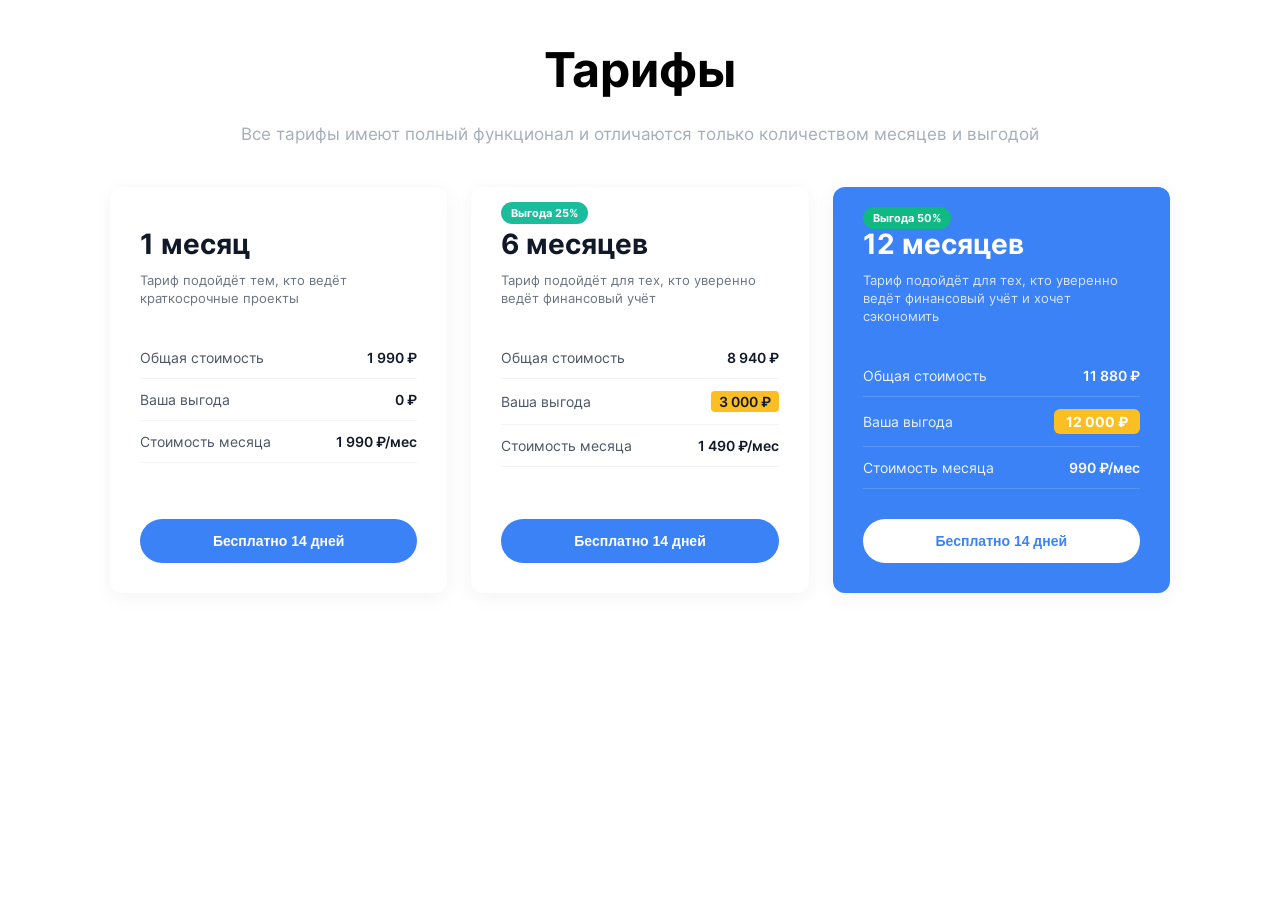
<file: Finio-Тарифы/index.html>
<!doctype html>
<html lang="ru">
  <head>
    <meta charset="UTF-8" />
    <meta name="viewport" content="width=device-width, initial-scale=1.0" />
    <link rel="stylesheet" href="style.css" />

    <title>Finio</title>
  </head>
  <body>
    <section class="rate-container">
      <div class="container-header">
        <h2 class="title">Тарифы</h2>
        <p class="subtitle">
          Все тарифы имеют полный функционал и отличаются только количеством
          месяцев и выгодой
        </p>
      </div>
      <div class="pricing-grid">
        <!-- Карточка 1 -->
        <div class="price-card">
          <div class="card-header">
            <h3 class="card-title">1 месяц</h3>
            <p class="card-description">
              Тариф подойдёт тем, кто ведёт краткосрочные проекты
            </p>
          </div>

          <div class="card-details">
            <div class="detail-row">
              <span>Общая стоимость</span>
              <strong>1 990 ₽</strong>
            </div>
            <div class="detail-row">
              <span>Ваша выгода</span>
              <strong>0 ₽</strong>
            </div>
            <div class="detail-row">
              <span>Стоимость месяца</span>
              <strong>1 990 ₽/мес</strong>
            </div>
          </div>

          <button class="card-btn">Бесплатно 14 дней</button>
        </div>

        <!-- Карточка 2 -->
        <div class="price-card">
          <!-- Зеленый бейдж выгоды внутри карточки -->
          <div class="badge badge-green">Выгода 25%</div>

          <div class="card-header">
            <h3 class="card-title">6 месяцев</h3>
            <p class="card-description">
              Тариф подойдёт для тех, кто уверенно ведёт финансовый учёт
            </p>
          </div>

          <div class="card-details">
            <div class="detail-row">
              <span>Общая стоимость</span>
              <strong>8 940 ₽</strong>
            </div>
            <div class="detail-row">
              <span>Ваша выгода</span>
              <strong class="highlight-yellow">3 000 ₽</strong>
            </div>
            <div class="detail-row">
              <span>Стоимость месяца</span>
              <strong>1 490 ₽/мес</strong>
            </div>
          </div>
          <!-- Закрыли card-details -->

          <button class="card-btn">Бесплатно 14 дней</button>
          <!-- Кнопка вне блока details -->
        </div>

        <!-- ================= КАРТОЧКА 3 ================= -->
        <div class="price-card card-featured">
          <!-- Зеленый бейдж выгоды внутри карточки -->
          <div class="badge badge-green">Выгода 50%</div>

          <div class="card-header">
            <h3 class="card-title">12 месяцев</h3>
            <p class="card-description">
              Тариф подойдёт для тех, кто уверенно ведёт финансовый учёт и хочет
              сэкономить
            </p>
          </div>

          <div class="card-details">
            <div class="detail-row">
              <span>Общая стоимость</span>
              <strong>11 880 ₽</strong>
            </div>
            <div class="detail-row">
              <span>Ваша выгода</span>
              <strong class="highlight-yellow">12 000 ₽</strong>
            </div>
            <div class="detail-row">
              <span>Стоимость месяца</span>
              <strong>990 ₽/мес</strong>
            </div>
          </div>
          <!-- Закрыли card-details -->

          <button class="card-btn">Бесплатно 14 дней</button>
          <!-- Кнопка вне блока details -->
        </div>
      </div>
    </section>
  </body>
</html>
</file>
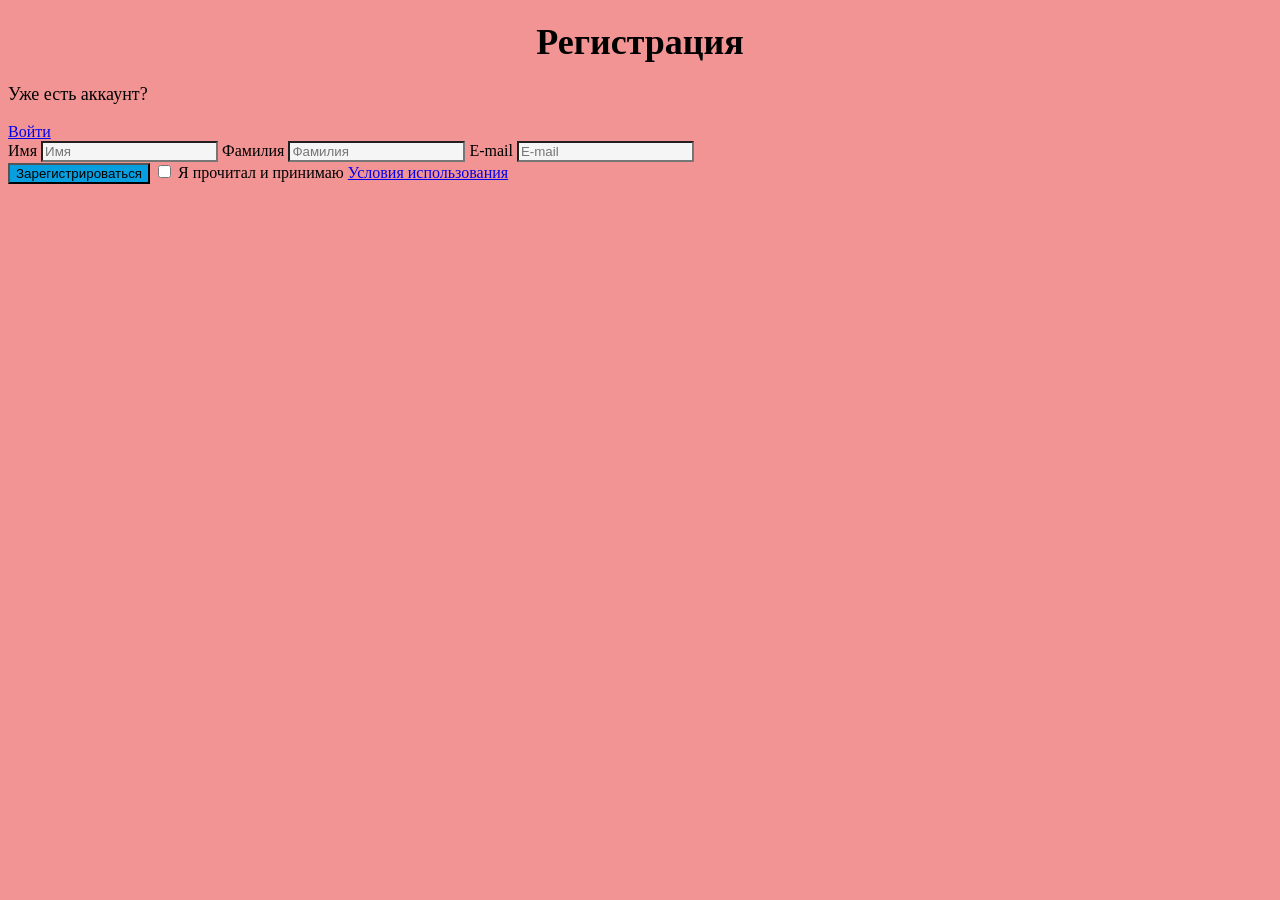
<file: form/index.html>
<!doctype html>
<html lang="ru">
  <head>
    <meta charset="utf-8" />
    <meta name="viewport" content="width=device-width, initial-scale=1.0" />
    <title>Регистрация</title>
    <link rel="stylesheet" href="styles.css" />
  </head>
  <body>
    <!-- Заголовок -->
    <h1>Регистрация</h1>
    <p>Уже есть аккаунт?</p>
    <a href="#">Войти</a>
    <!-- Имя / Фамилия -->
    <form action="#" method="post">
      <label for="firstName">Имя</label>
      <input type="text" id="firstName" placeholder="Имя" />
      <label for="lastName">Фамилия</label>
      <input type="text" id="lastName" placeholder="Фамилия" />
      <label for="email">E-mail</label>
      <input type="email" id="email" placeholder="E-mail" />
    </form>
    <button>Зарегистрироваться</button>
    <!-- Чекбокс -->
    <input type="checkbox" id="terms" />
    <label for="terms">
      Я прочитал и принимаю <a href="#">Условия использования</a>
    </label>
  </body>
</html>
</file>
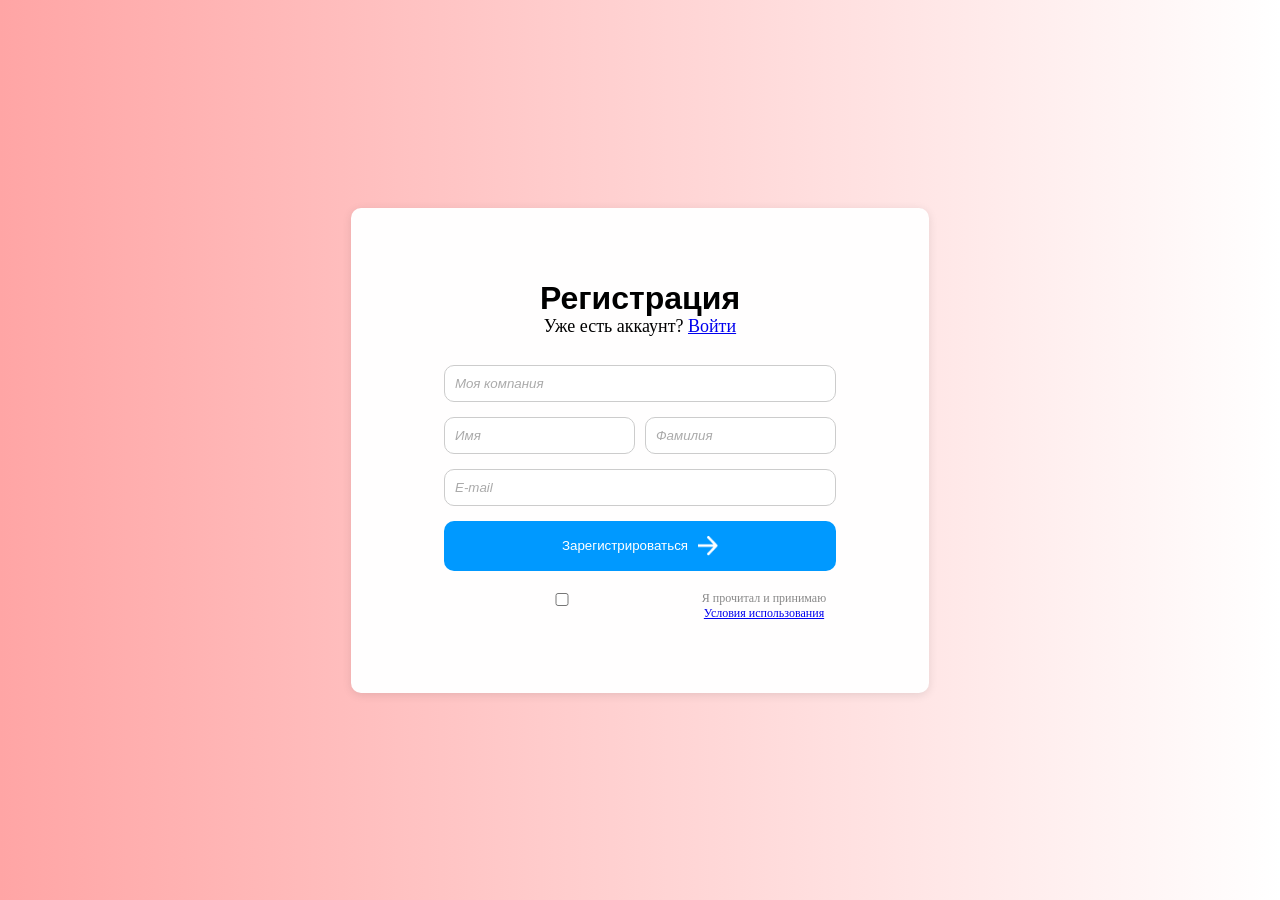
<file: PurpleSchool page/index.html>
<!doctype html>
<html lang="ru">
  <head>
    <meta charset="UTF-8" />
    <title>Регистрация</title>
    <link rel="stylesheet" href="style.css" />
    <link rel="preconnect" href="https://fonts.yandex.ru" crossorigin />
    <link
      href="https://fonts.yandex.ru/catalog/inter/stylesheet.css"
      rel="stylesheet"
    />
  </head>
  <body>
    <div class="form-container">
      <h1 class="formName">Регистрация</h1>

      <p class="login-link">
        Уже есть аккаунт?
        <a href="#" class="enter">Войти</a>
      </p>

      <form action="#" method="post">
        <!-- Поле компании -->
        <div class="form-group">
          <label for="company" class="visually-hidden">Моя компания</label>
          <input
            type="text"
            name="company"
            id="company"
            placeholder="Моя компания"
            required
          />
        </div>

        <!-- Имя и Фамилия в одном контейнере (для размещения в одну строку) -->
        <div class="name-fields">
          <div class="form-group">
            <label for="firstName" class="visually-hidden">Имя</label>
            <input
              type="text"
              name="firstName"
              id="firstName"
              placeholder="Имя"
              required
            />
          </div>

          <div class="form-group">
            <label for="secondName" class="visually-hidden">Фамилия</label>
            <input
              type="text"
              name="secondName"
              id="secondName"
              placeholder="Фамилия"
              required
            />
          </div>
        </div>

        <!-- Email -->
        <div class="form-group">
          <label for="email" class="visually-hidden">E-mail</label>
          <input
            type="email"
            name="email"
            id="email"
            placeholder="E-mail"
            required
          />
        </div>

        <!-- Кнопка со стрелочкой (вместо input type="button") -->
        <button type="submit" class="submit-btn">
          Зарегистрироваться
          <img src="./images/arrow.png" alt="" aria-hidden="true" />
        </button>

        <!-- Чекбокс с label (улучшенная структура) -->
        <label class="checkbox-label">
          <input type="checkbox" name="checkbox" id="checkbox" required />
          <span
            >Я прочитал и принимаю
            <a href="#">Условия использования</a>
          </span>
        </label>
      </form>
    </div>
  </body>
</html>
</file>
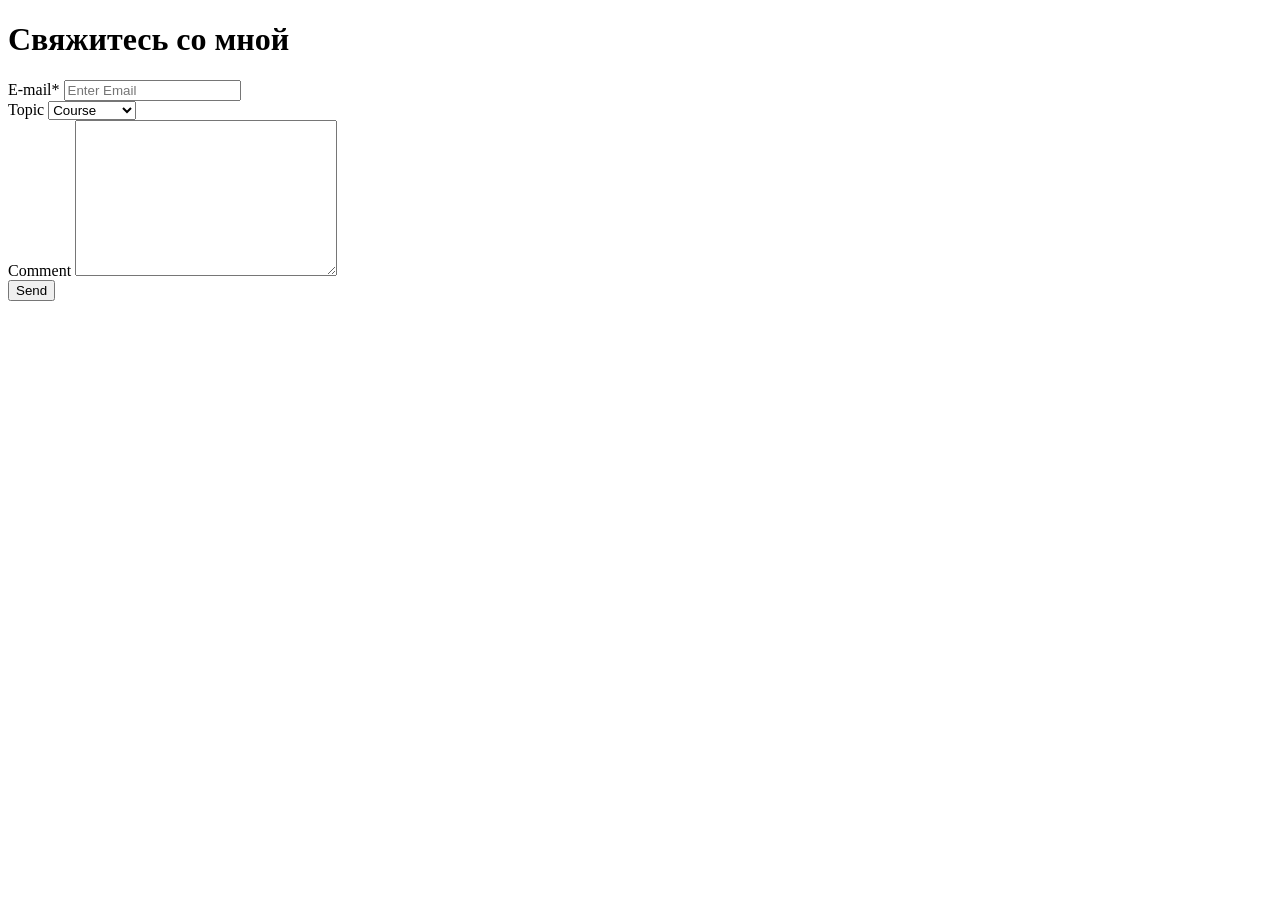
<file: lessons/lesson.html>
<!DOCTYPE html>
<html lang="en">
<head>
    <meta charset="UTF-8">
    <meta name="viewport" content="width=device-width, initial-scale=1.0">
    <title>Document</title>
</head>
<body>
    <main>
        <h1>Свяжитесь со мной</h1>
        <form action="#">
            <div>
                <label for="email">E-mail*</label>
                <input 
                type="email" 
                name="email" 
                id="email"
                placeholder="Enter Email"
                required
                />
                <div>
                    <label for="topic">Topic</label>
                    <select name="topic" id="topic">
                        <option value="courses">Course</option>
                        <option value="feedback">Feedbacvk</option>
                    </select>
                </div>
                <div>
                    <label for="comment">Comment</label>
                    <textarea name="comment" id="conmment" cols="30" rows="10"></textarea>
                </div>
                <button>Send</button>
            </div>
        </form>
    </main>
</body>
</html>
</file>
<file: Finio-Тарифы/style.css>
/* Базовые стили страницы */
body {
  -webkit-font-smoothing: antialiased;
  -moz-osx-font-smoothing: grayscale;
  margin: 0;
  padding: 0;
}

/* --- ШРИФТЫ --- */
/* Обычный текст */
@font-face {
  font-family: "Inter";
  src: url("fonts/Inter/Inter-Regular.otf") format("woff2");
  font-weight: 400;
  font-style: normal;
}

/* Полужирный для цен */
@font-face {
  font-family: "Inter";
  src: url("fonts/Inter/Inter-SemiBold.otf") format("woff2");
  font-weight: 600;
  font-style: normal;
}

/* Жирный для заголовков */
@font-face {
  font-family: "Inter";
  src: url("fonts/Inter/Inter-Bold.otf") format("woff2");
  font-weight: 700;
  font-style: normal;
}

/* --- ОБЩИЕ СТИЛИ ЗАГОЛОВКОВ --- */
.title {
  text-align: center;
  font-size: 48px;
  margin-bottom: 24px;
  font-family: "Inter", sans-serif;
}

.subtitle {
  font-size: 17px;
  color: #4e5d7c80;
  line-height: 1.4;
  margin: 0 0 40px 0;
  text-align: center;
  font-family: "Inter", sans-serif;
}

/* --- ОСНОВНАЯ СЕТКА ТАРИФОВ (CSS GRID) --- */
.pricing-grid {
  display: grid;
  /* Создаем 3 колонки одинаковой ширины */
  grid-template-columns: repeat(3, 1fr);
  /* Отступ между карточками */
  gap: 24px;
  /* Растягивает все карточки по высоте до уровня самой высокой */
  align-items: stretch;
  /* Центрирует всю сетку на странице и ограничивает максимальную ширину */
  max-width: 1100px;
  margin: 40px auto;
  padding: 0 20px;
  box-sizing: border-box;
}

/* --- СТАНДАРТНАЯ КАРТОЧКА (CSS GRID) --- */
.price-card {
  position: relative; /* Чтобы абсолютный бейдж позиционировался относительно карточки */
  width: 100%;
  max-width: 340px;
  background: #ffffff;
  border-radius: 12px;
  padding: 40px 30px 30px 30px;
  box-shadow: 0 4px 20px rgba(0, 0, 0, 0.05);
  box-sizing: border-box;
  font-family: "Inter", sans-serif;

  /* Внутренний Grid вместо Flexbox */
  display: grid;
  grid-template-columns: 1fr;
  /* 1fr для .card-details заставит его занять всё свободное место и прижмет кнопку вниз */
  grid-template-rows: auto 1fr auto;
  row-gap: 30px; /* Управляет отступами между основными блоками карточки */
}

/* Шапка карточки */
.card-header {
  display: grid;
  grid-template-columns: 1fr;
  row-gap: 10px;
}

.card-title {
  font-size: 28px;
  margin: 0;
  color: #111827;
}

.card-description {
  font-size: 13px;
  color: #6b7280;
  line-height: 1.4;
  margin: 0;
}

/* Блок со списками цен */
.card-details {
  display: grid;
  grid-template-columns: 1fr;
  align-content: start;
}

/* СТРОКА ВНУТРИ ЦЕН (Переведена на CSS Grid) */
.detail-row {
  display: grid;
  /* Первая колонка забирает максимум места (текст слева), вторая сжимается под контент (цена справа) */
  grid-template-columns: 1fr auto;
  align-items: center; /* Центрирование по вертикали */
  font-size: 14px;
  padding: 12px 0;
  border-bottom: 1px solid #f3f4f6;
}

.detail-row span {
  color: #4b5563;
}

.detail-row strong {
  color: #111827;
  font-weight: 600;
}

/* Синяя кнопка */
.card-btn {
  width: 100%;
  background: #3b82f6;
  color: #ffffff;
  padding: 14px;
  border: none;
  border-radius: 25px;
  font-weight: bold;
  font-size: 14px;
  cursor: pointer;
  transition: background 0.2s;
}

.card-btn:hover {
  background: #2563eb;
}

/* Зеленый бейдж */
.badge-green {
  position: absolute;
  top: 15px;
  left: 30px;
  background: #1abc9c;
  color: #fff;
  font-size: 11px;
  font-weight: bold;
  padding: 4px 10px;
  border-radius: 20px;
}

/* Желтая плашка для цен/скидок */
.highlight-yellow {
  background: #fbbf24;
  color: #111827; /* Темный текст для читаемости на желтом */
  padding: 2px 8px;
  border-radius: 4px;
}

/* --- СТИЛИ ДЛЯ МОДИФИКАТОРА (АКЦЕНТНАЯ/СИНЯЯ КАРТОЧКА) --- */
.card-featured {
  background: #3b82f6;
  color: #ffffff;
}

.card-featured .card-title {
  color: #ffffff;
}

.card-featured .card-description {
  color: rgba(255, 255, 255, 0.8);
}

.card-featured .detail-row {
  border-bottom-color: rgba(255, 255, 255, 0.15);
}

.card-featured .detail-row span {
  color: rgba(255, 255, 255, 0.9);
}

.card-featured .detail-row strong {
  color: #ffffff;
}

.card-featured .highlight-yellow {
  background: #fbbf24;
  color: #111827;
  padding: 4px 12px;
  border-radius: 6px;
  font-weight: 700;
}

.card-featured .card-btn {
  background: #ffffff;
  color: #3b82f6;
  font-weight: 700;
}

.card-featured .card-btn:hover {
  background: #f0f4ff;
}

.card-featured .badge-green {
  background: #10b981;
  top: 20px;
  left: 30px;
}

/* Дополнительный служебный класс (если используется в разметке) */
.blue {
  font-family: "Inter", sans-serif;
  font-weight: 500;
  font-size: 17px;
  line-height: 140%;
  color: #fff;
}

/* --- АДАПТИВНОСТЬ (МОБИЛЬНЫЕ УСТРОЙСТВА) --- */
@media (max-width: 768px) {
  .pricing-grid {
    /* Переключаем сетку с 3 колонок на 1 колонку */
    grid-template-columns: 1fr;
    gap: 16px;
    padding: 0 16px;
    margin: 20px auto;
  }

  .price-card {
    padding: 30px 20px 20px 20px;
    border-radius: 12px;
    overflow: hidden;
    max-width: 100%; /* Чтобы карточка тянулась во всю ширину экрана смартфона */
  }

  .card-title {
    font-size: 24px;
  }
}
</file>
<file: form/styles.css>
body {
  background-color: #f39494;
}

h1 {
  font-family: Open Sans;
  font-weight: 700;
  font-size: 36px;
  line-height: 100%;
  text-align: center;
}

p {
  font-family: Open Sans;
  font-weight: 400;
  font-size: 18px;
}

form > input {
  background-color: #f5f5f5;
}

button {
  background-color: #089fe0;
}
</file>
<file: PurpleSchool page/style.css>
body {
  background: linear-gradient(90deg, #ffa5a5 0%, #ffffff 100%);
  margin: 0;
  padding: 0;
  display: flex;
  justify-content: center;
  align-items: center;
  min-height: 100vh;
}

.form-container {
  background-color: #fffefe;
  padding: 72px 93px;
  border-radius: 10px;
  box-shadow: 0 2px 10px rgba(0, 0, 0, 0.1);
  text-align: center;
}

h1,
p {
  margin: 0;
}

.formName {
  font-family: "Inter", sans-serif; /* Было 'Open Sans' */
  font-weight: 700;
}

.login-link {
  font-family: Open Sans;
  font-weight: 400;
  font-size: 18px;
  line-height: 100%;
  letter-spacing: 0%;
  margin-bottom: 30px;
}

.enter {
  font-family: Open Sans;
  font-weight: 400;
  font-size: 18px;
  line-height: 100%;
  letter-spacing: 0%;
  text-decoration: underline;
  text-decoration-style: solid;
  text-decoration-thickness: 0%;
}

.form-container input {
  box-sizing: border-box;
  width: 100%;
  padding: 10px;
  border: 1px solid #ccc;
  border-radius: 10px;
  margin-bottom: 15px;
}
.form-container input::placeholder {
  color: #aaa;
  font-style: italic;
}

.name-fields {
  display: flex;
  gap: 10px;
}

.name-fields input {
  flex: 1;
}

.submit-btn {
  width: 100%;
  background-color: #0099ff;
  color: #fff;
  border: none;
  border-radius: 10px;
  padding: 15px;
  cursor: pointer;
  display: flex;
  justify-content: center;
  align-items: center;
  gap: 10px;
}
.submit-btn img {
  width: 20px;
  height: 20px;
}
.submit-btn:hover {
  background-color: #0077cc;
}
.checkbox-label {
  display: flex;
  align-items: flex-start;
  gap: 8px;
  font-size: 12px;
  color: #888;
  margin-top: 20px;
  width: 100%;
  margin-left: 0;
  margin-right: auto;
}

.checkbox-label input[type="checkbox"] {
  margin-right: 8px; /* Отступ справа от чекбокса */
  vertical-align: top; /* Выравнивание по верху */
  margin-top: 2px;
}

.visually-hidden {
  position: absolute;
  width: 1px;
  height: 1px;
  margin: -1px;
  padding: 0;
  overflow: hidden;
  clip: rect(0, 0, 0, 0);
  white-space: nowrap;
  border: 0;
}
</file>
